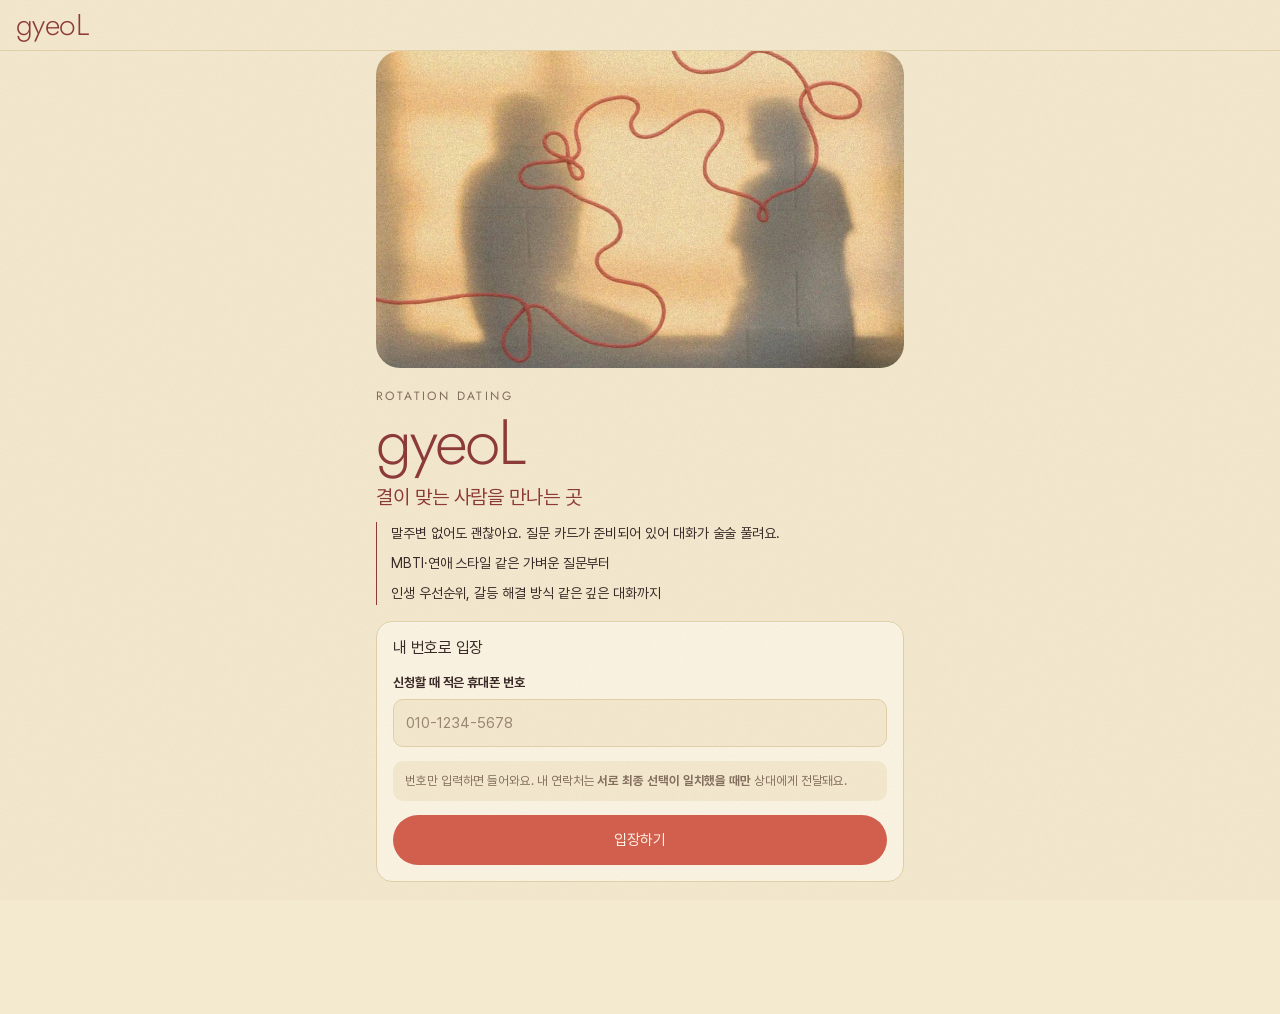
<file: index.html>
<!doctype html>
<html lang="ko">
<head>
  <meta charset="utf-8">
  <meta name="viewport" content="width=device-width,initial-scale=1,viewport-fit=cover">
  <meta name="theme-color" content="#F4EAD0">
  <title>gyeoL</title>
  <link rel="preconnect" href="https://fonts.googleapis.com">
  <link rel="preconnect" href="https://fonts.gstatic.com" crossorigin>
  <link rel="preload" href="assets/fonts/Pretendard-Regular.woff2" as="font" type="font/woff2" crossorigin>
  <link rel="stylesheet" href="https://fonts.googleapis.com/css2?family=Jost:wght@300;400;500&family=Lora:ital,wght@1,500&family=Noto+Serif+KR:wght@600;700&display=swap">
  <link rel="stylesheet" href="css/style.css">
</head>
<body>
  <div id="app"></div>
  <div id="toast" role="status" aria-live="polite"></div>
  <script src="config.js"></script>
  <script src="js/common.js"></script>
  <script src="js/topics.js"></script>
  <script src="js/app.js"></script>
</body>
</html>
</file>
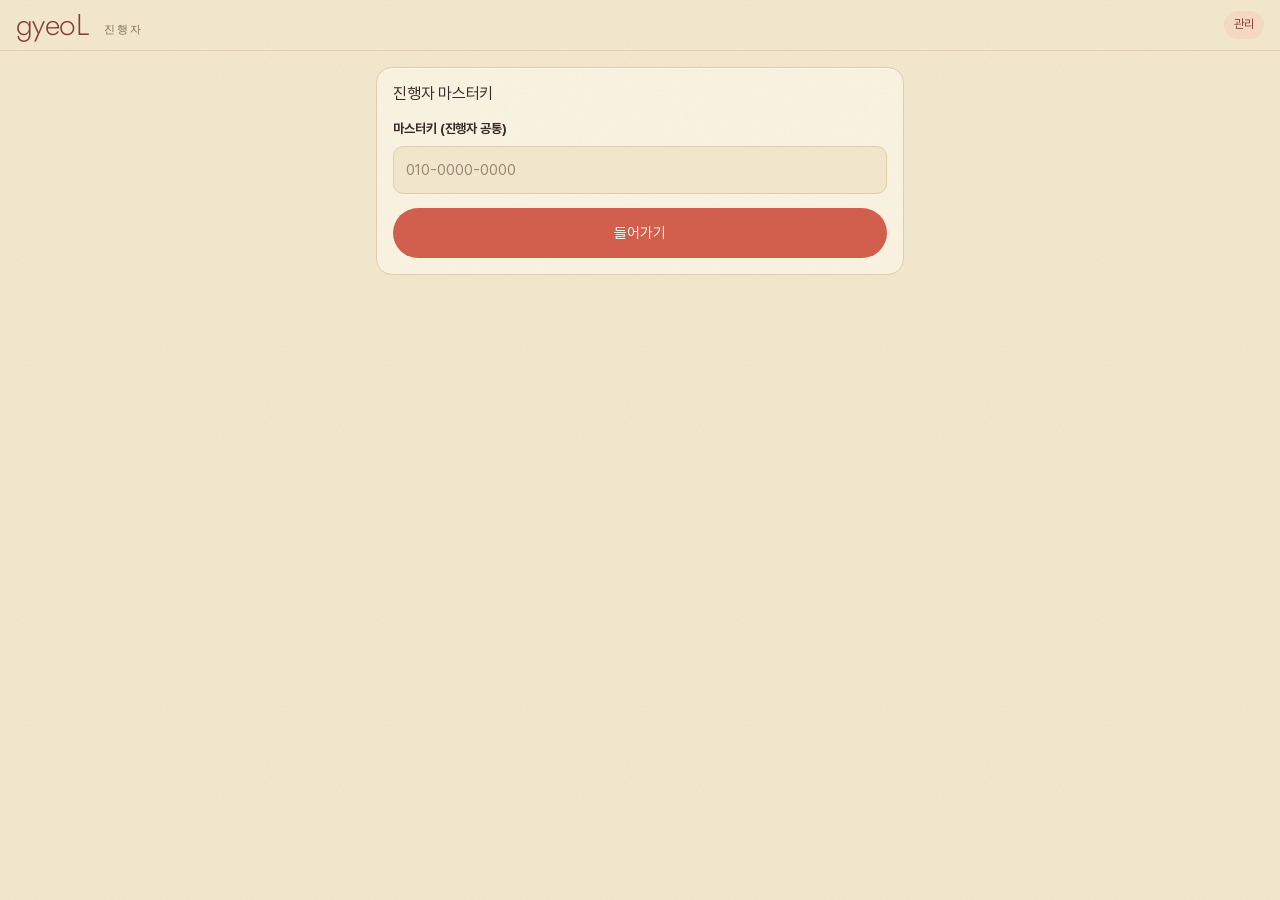
<file: admin.html>
<!doctype html>
<html lang="ko">
<head>
  <meta charset="utf-8">
  <meta name="viewport" content="width=device-width,initial-scale=1,viewport-fit=cover">
  <meta name="robots" content="noindex">
  <title>gyeoL 진행자</title>
  <link rel="preconnect" href="https://fonts.googleapis.com">
  <link rel="preconnect" href="https://fonts.gstatic.com" crossorigin>
  <link rel="preload" href="assets/fonts/Pretendard-Regular.woff2" as="font" type="font/woff2" crossorigin>
  <link rel="stylesheet" href="https://fonts.googleapis.com/css2?family=Jost:wght@300;400;500&family=Lora:ital,wght@1,500&family=Noto+Serif+KR:wght@600;700&display=swap">
  <link rel="stylesheet" href="css/style.css">
</head>
<body>
  <div id="app"></div>
  <div id="toast" role="status" aria-live="polite"></div>
  <script src="config.js"></script>
  <script src="js/vendor/qrcode.min.js"></script>
  <script src="js/common.js"></script>
  <script src="js/roster.js"></script>
  <script src="js/macsms.js"></script>
  <script src="js/admin.js"></script>
</body>
</html>
</file>
<file: css/style.css>
@font-face { font-family: "Pretendard"; font-weight: 400; font-style: normal; font-display: swap; src: url("../assets/fonts/Pretendard-Regular.woff2") format("woff2"); }
@font-face { font-family: "Pretendard"; font-weight: 600; font-style: normal; font-display: swap; src: url("../assets/fonts/Pretendard-SemiBold.woff2") format("woff2"); }
@font-face { font-family: "Pretendard"; font-weight: 700; font-style: normal; font-display: swap; src: url("../assets/fonts/Pretendard-Bold.woff2") format("woff2"); }
@font-face { font-family: "Pretendard"; font-weight: 800; font-style: normal; font-display: swap; src: url("../assets/fonts/Pretendard-ExtraBold.woff2") format("woff2"); }

/* 로테이션 노트 — 참가자 / 진행자 공용 스타일
   레이아웃: 모바일 우선, 하단 탭. 카드는 번호가 가장 크게 보이는 명함 형태. */
/* gyeoL 브랜드: 해질녘 벽에 드리운 그림자, 붉은 실, 부르고뉴 로고 색.
   레이아웃: 모바일 우선, 하단 탭. 카드는 번호가 가장 크게 보이는 명함 형태. */
:root {
  --bg: #f4ead0;
  --surface: #fbf5e4;
  --ink: #3b2a28;
  --muted: #86705f;
  --line: #e3d2aa;
  --accent: #d4604f;
  --accent-ink: #fff8ec;
  --accent-soft: #f6dcc6;
  --brand: #8e3a3b;
  --lime: #c9d58b;
  --ok: #4a7a47;
  --ok-soft: #e0ebc9;
  --warn: #9a5a12;
  --warn-soft: #f6e2b8;
  --shadow: 0 1px 2px rgba(80, 45, 30, .08), 0 10px 28px rgba(120, 70, 40, .12);
  --grain: .07;
  --serif: "Pretendard", "Noto Sans KR", system-ui, sans-serif;   /* 제목·이름·숫자 */
  --sans: "Pretendard", "Noto Sans KR", system-ui, -apple-system, "Apple SD Gothic Neo", "Malgun Gothic", sans-serif;
  color-scheme: light;
}
@media (prefers-color-scheme: dark) {
  :root {
    --bg: #25201e; --surface: #322a27; --ink: #f2e7cd; --muted: #b6a58c; --line: #4b3f38;
    --accent: #e7806d; --accent-ink: #2a120d; --accent-soft: #4a2e27; --brand: #e6a79f; --lime: #c9d58b;
    --ok: #a9cf8a; --ok-soft: #2c3a24; --warn: #efc37a; --warn-soft: #3d2f16;
    --shadow: 0 1px 2px rgba(0, 0, 0, .4), 0 10px 28px rgba(0, 0, 0, .4);
    --grain: .12;
    color-scheme: dark;
  }
}

* { box-sizing: border-box; }
html { -webkit-text-size-adjust: 100%; }
body {
  margin: 0; background: var(--bg); color: var(--ink);
  font: 15px/1.6 var(--sans); -webkit-font-smoothing: antialiased;
  padding-bottom: env(safe-area-inset-bottom, 0px);
}
button, input, textarea, select { font: inherit; color: inherit; }
button { cursor: pointer; }
h1, h2, h3, p { margin: 0; }
h1, h2, h3 { text-wrap: balance; }
:focus-visible { outline: 2px solid var(--accent); outline-offset: 2px; }

.wrap { max-width: 560px; margin: 0 auto; padding: 16px max(16px, env(safe-area-inset-right, 0px)) 112px max(16px, env(safe-area-inset-left, 0px)); display: grid; gap: 16px; }
.wrap.wide { max-width: 1040px; padding-bottom: 48px; }

/* 상단 */
.top { position: sticky; top: 0; z-index: 20; background: var(--bg); border-bottom: 1px solid var(--line);
  padding: calc(10px + env(safe-area-inset-top, 0px)) max(16px, env(safe-area-inset-right, 0px)) 10px max(16px, env(safe-area-inset-left, 0px));
  display: flex; align-items: center; justify-content: space-between; gap: 12px; }
.brand { font: 400 17px/1 var(--serif); letter-spacing: -.01em; }
.top-r { display: flex; align-items: center; gap: 12px; }
.pill { font-size: 12px; font-weight: 700; padding: 4px 10px; border-radius: 999px; background: var(--accent-soft); color: var(--accent); white-space: nowrap; }
.pill.ph-result { background: var(--ok-soft); color: var(--ok); }
.link { background: none; border: 0; padding: 4px; color: var(--muted); font-size: 13px; text-decoration: underline; text-underline-offset: 3px; }
.demo-bar { background: var(--warn-soft); color: var(--warn); font-size: 12.5px; padding: 6px 16px; text-align: center; }
.demo-bar a { color: inherit; font-weight: 700; }

/* 입장 */
.eyebrow { font-size: 12px; font-weight: 700; letter-spacing: .08em; color: var(--accent); text-transform: uppercase; }
.intro h1 { font: 400 26px/1.35 var(--serif); margin: 6px 0 8px; letter-spacing: -.02em; }
.sub { color: var(--muted); }
.seg { display: grid; grid-auto-flow: column; grid-auto-columns: 1fr; gap: 4px; padding: 4px; background: var(--line); border-radius: 12px; }
.seg button, .seg label { border: 0; background: transparent; padding: 9px 8px; border-radius: 9px; font-weight: 500; color: var(--muted); text-align: center; }
.seg button.on, .seg input:checked + span { background: var(--surface); color: var(--ink); font-weight: 700; box-shadow: 0 1px 3px rgba(0,0,0,.12); }
.seg label { padding: 0; cursor: pointer; }
.seg label span { display: block; padding: 9px 8px; border-radius: 9px; }
.seg input { position: absolute; opacity: 0; pointer-events: none; }
.seg input:focus-visible + span { outline: 2px solid var(--accent); }
.seg input:disabled + span { opacity: .6; }

.panel { background: var(--surface); border: 1px solid var(--line); border-radius: 16px; padding: 16px; display: grid; gap: 14px; }
.panel h2 { font: 400 17px/1.3 var(--serif); }
.field { display: grid; gap: 6px; }
.field > label, .field > .lbl { font-size: 13px; font-weight: 700; }
.field small { color: var(--muted); font-size: 12px; }
.grid2 { display: grid; grid-template-columns: 1fr 1fr; gap: 12px; }
.grid2 > * { min-width: 0; }
input[type=text], input[type=tel], input[type=password], input[type=number], textarea {
  width: 100%; border: 1px solid var(--line); background: var(--bg); border-radius: 10px; padding: 11px 12px; min-width: 0;
}
textarea { resize: vertical; min-height: 96px; }
input::placeholder, textarea::placeholder { color: var(--muted); opacity: .8; }

.btn { border: 0; border-radius: 12px; padding: 13px 16px; font-weight: 700; background: var(--accent); color: var(--accent-ink); width: 100%; }
.btn.ghost { background: transparent; color: var(--ink); border: 1px solid var(--line); }
.btn.sm { width: auto; padding: 8px 12px; font-size: 13px; border-radius: 9px; }
.btn.danger { background: transparent; color: #c0392b; border: 1px solid currentColor; }
.btn:disabled { opacity: .5; cursor: default; }
.note { font-size: 12.5px; color: var(--muted); background: var(--bg); border-radius: 10px; padding: 10px 12px; }
.err { color: #c0392b; font-size: 13px; font-weight: 500; }
@media (prefers-color-scheme: dark) { .err, .btn.danger { color: #ff8f83; } }

/* 하단 탭 */
.tabs { position: fixed; left: 0; right: 0; bottom: 0; z-index: 20; background: var(--surface); border-top: 1px solid var(--line);
  display: grid; grid-template-columns: repeat(3, 1fr); padding: 6px max(8px, env(safe-area-inset-right, 0px)) calc(6px + env(safe-area-inset-bottom, 0px)) max(8px, env(safe-area-inset-left, 0px)); }
.tabs button { background: none; border: 0; padding: 8px 4px; color: var(--muted); font-size: 13px; font-weight: 500; display: grid; gap: 2px; justify-items: center; border-radius: 10px; }
.tabs button b { font: 400 16px/1 var(--serif); }
.tabs button.on { color: var(--accent); font-weight: 700; }

/* 프로필 카드 */
.pcard { background: var(--surface); border: 1px solid var(--line); border-radius: 18px; padding: 18px; display: grid; gap: 10px; box-shadow: var(--shadow); position: relative; overflow: hidden; }
.pcard::before { content: ""; position: absolute; inset: 0 0 auto 0; height: 6px; background: var(--accent); }
.pc-top { display: flex; align-items: baseline; gap: 6px; padding-top: 4px; }
.pc-num { font: 400 56px/1 var(--serif); color: var(--accent); letter-spacing: -.03em; }
.pc-unit { font: 400 18px/1 var(--serif); color: var(--accent); }
.pc-g { margin-left: auto; font-size: 12px; color: var(--muted); font-weight: 700; }
.pc-name { font: 400 24px/1.25 var(--serif); letter-spacing: -.01em; }
.pc-meta { color: var(--muted); font-size: 14px; }
.chips { display: flex; flex-wrap: wrap; gap: 6px; }
.chip { font-size: 12.5px; padding: 3px 10px; border-radius: 999px; background: var(--bg); border: 1px solid var(--line); }
.chip.strong { background: var(--accent-soft); border-color: transparent; color: var(--accent); font-weight: 700; }
.pc-intro { font-size: 15.5px; line-height: 1.55; }
.pc-topic { background: var(--bg); border-radius: 12px; padding: 10px 12px; font-size: 14px; }
.pc-topic span { display: block; font-size: 11.5px; font-weight: 700; color: var(--muted); margin-bottom: 2px; }
.pcard.big { padding: 26px 22px; gap: 14px; }
.pcard.big .pc-num { font-size: 92px; }
.pcard.big .pc-name { font-size: 32px; }
.pcard.big .pc-meta, .pcard.big .pc-topic { font-size: 17px; }
.pcard.big .pc-intro { font-size: 19px; }
.pcard.big .chip { font-size: 15px; }

/* 상대 카드 목록 */
.sec-title { display: flex; align-items: baseline; justify-content: space-between; gap: 8px; }
.sec-title h2 { font: 400 19px/1.3 var(--serif); }
.sec-title span { color: var(--muted); font-size: 13px; }
.tiles { display: grid; grid-template-columns: repeat(3, 1fr); gap: 10px; }
.tile { background: var(--surface); border: 1px solid var(--line); border-radius: 14px; padding: 12px 6px 10px; display: grid; gap: 2px; justify-items: center; text-align: center; min-width: 0; }
.tile .n { font: 400 34px/1 var(--serif); color: var(--accent); }
.tile .nm { font-weight: 700; font-size: 14px; max-width: 100%; overflow: hidden; text-overflow: ellipsis; white-space: nowrap; }
.tile .hm { font-size: 13px; letter-spacing: 1px; color: var(--accent); min-height: 20px; }
.tile .hm i { color: var(--line); font-style: normal; }
.tile .mm { font-size: 11px; color: var(--muted); min-height: 16px; }
.tile.m3 { border-color: var(--accent); background: var(--accent-soft); }

/* 시트(상대 카드 + 메모) */
.sheet-back { position: fixed; inset: 0; z-index: 40; background: rgba(10, 8, 20, .5); display: flex; align-items: flex-end; justify-content: center; }
.sheet { width: 100%; max-width: 560px; max-height: 94dvh; overflow-y: auto; background: var(--bg); border-radius: 20px 20px 0 0; padding: 14px max(16px, env(safe-area-inset-right, 0px)) calc(20px + env(safe-area-inset-bottom, 0px)) max(16px, env(safe-area-inset-left, 0px)); display: grid; gap: 14px; }
.sheet-bar { display: flex; align-items: center; justify-content: space-between; gap: 8px; }
.hearts { display: flex; align-items: center; gap: 6px; }
.hearts button { background: none; border: 0; font-size: 30px; line-height: 1; padding: 2px 4px; color: var(--line); }
.hearts button.on { color: var(--accent); }
.hearts .lbl { font-size: 13px; color: var(--muted); margin-left: 6px; }
.sheet-nav { display: grid; grid-template-columns: 1fr 1fr 1fr; gap: 8px; }

/* 최종 선택 */
.quick { display: grid; grid-template-columns: 1fr auto; gap: 8px; }
.rows { display: grid; gap: 8px; }
.row { display: grid; grid-template-columns: 32px 40px 1fr auto; align-items: center; gap: 10px; text-align: left; background: var(--surface); border: 1px solid var(--line); border-radius: 12px; padding: 10px 12px; width: 100%; }
.row .rk { width: 28px; height: 28px; border-radius: 50%; border: 2px solid var(--line); display: grid; place-items: center; font-size: 13px; font-weight: 700; }
.row .rn { font: 400 22px/1 var(--serif); color: var(--accent); text-align: center; }
.row .rm { min-width: 0; }
.row .rm b { display: block; }
.row .rm small { color: var(--muted); display: block; overflow: hidden; text-overflow: ellipsis; white-space: nowrap; }
.row .hm { color: var(--accent); font-size: 13px; letter-spacing: 1px; }
.row.on { border-color: var(--accent); background: var(--accent-soft); }
.row.on .rk { background: var(--accent); border-color: var(--accent); color: var(--accent-ink); }
.q { display: grid; gap: 8px; }
.q > .lbl { font-weight: 700; font-size: 14px; }
.q > .lbl i { color: var(--accent); font-style: normal; margin-left: 2px; }
.opts { display: flex; flex-wrap: wrap; gap: 6px; }
.opt { min-width: 40px; padding: 9px 12px; border: 1px solid var(--line); background: var(--surface); border-radius: 10px; font-weight: 500; }
.opt.on { background: var(--accent); color: var(--accent-ink); border-color: var(--accent); font-weight: 700; }
.opts.nps .opt { min-width: 36px; padding: 9px 0; flex: 1 0 14%; }
.ends { display: flex; justify-content: space-between; font-size: 12px; color: var(--muted); }
.done { background: var(--ok-soft); color: var(--ok); border-radius: 14px; padding: 14px 16px; font-weight: 700; }

/* 결과 */
.res { border: 1px solid var(--line); background: var(--surface); border-radius: 16px; padding: 16px; display: grid; gap: 8px; }
.res.hit { border-color: var(--ok); background: var(--ok-soft); }
.res .who { display: flex; align-items: baseline; gap: 8px; }
.res .who b { font: 400 28px/1 var(--serif); color: var(--accent); }
.res .who span { font: 400 18px/1.2 var(--serif); }
.badge { font-size: 12px; font-weight: 700; padding: 3px 9px; border-radius: 999px; background: var(--line); color: var(--muted); margin-left: auto; }
.res.hit .badge { background: var(--ok); color: var(--bg); }
.phone { font: 400 24px/1.2 var(--serif); letter-spacing: .02em; user-select: all; }
.res .acts { display: flex; gap: 8px; flex-wrap: wrap; }
.res.hit .btn.ghost { border-color: var(--ok); color: var(--ok); }
.res .gentle { color: var(--muted); font-size: 14px; }

/* 보여주기 오버레이 */
.share { position: fixed; inset: 0; z-index: 50; background: var(--bg); display: grid; align-content: center; padding: 16px max(16px, env(safe-area-inset-right, 0px)); }
.share .pcard { max-width: 560px; width: 100%; margin: 0 auto; }
.share .hint { text-align: center; color: var(--muted); font-size: 13px; margin-top: 14px; }

.empty { text-align: center; padding: 36px 8px; color: var(--muted); display: grid; gap: 6px; justify-items: center; }
.empty b { color: var(--ink); font: 400 18px/1.3 var(--serif); }
.empty .big-n { font: 400 64px/1 var(--serif); color: var(--accent); }

#toast { position: fixed; left: 50%; bottom: calc(86px + env(safe-area-inset-bottom, 0px)); transform: translate(-50%, 12px); background: var(--ink); color: var(--bg);
  padding: 10px 16px; border-radius: 999px; font-size: 14px; font-weight: 500; opacity: 0; pointer-events: none; transition: opacity .2s, transform .2s; z-index: 80; max-width: calc(100vw - 32px); text-align: center; }
#toast.show { opacity: 1; transform: translate(-50%, 0); }

/* 진행자 */
.stepper { display: grid; grid-template-columns: repeat(4, 1fr); gap: 8px; }
.step { border: 1px solid var(--line); background: var(--surface); border-radius: 12px; padding: 10px 6px; font-weight: 500; font-size: 13.5px; display: grid; gap: 2px; justify-items: center; min-width: 0; }
.step small { color: var(--muted); font-size: 11px; font-weight: 400; }
.step.on { background: var(--accent); border-color: var(--accent); color: var(--accent-ink); font-weight: 700; }
.step.on small { color: inherit; opacity: .85; }
.step.ask { border-color: var(--accent); color: var(--accent); font-weight: 700; }
.stats { display: grid; grid-template-columns: repeat(auto-fit, minmax(150px, 1fr)); gap: 10px; }
.stat { background: var(--surface); border: 1px solid var(--line); border-radius: 14px; padding: 12px 14px; }
.stat small { color: var(--muted); display: block; font-size: 12.5px; }
.stat b { font: 400 28px/1.2 var(--serif); font-variant-numeric: tabular-nums; }
.stat b em { font: 500 14px var(--sans); color: var(--muted); font-style: normal; }
.tbl-wrap { overflow-x: auto; border: 1px solid var(--line); border-radius: 14px; background: var(--surface); }
table { border-collapse: collapse; width: 100%; font-size: 14px; }
th, td { padding: 9px 12px; text-align: left; border-bottom: 1px solid var(--line); white-space: nowrap; }
th { font-size: 12px; color: var(--muted); font-weight: 700; background: var(--bg); }
tr:last-child td { border-bottom: 0; }
td.num, th.num { text-align: right; font-variant-numeric: tabular-nums; }
.tag { font-size: 12px; font-weight: 700; padding: 2px 8px; border-radius: 999px; }
.tag.y { background: var(--ok-soft); color: var(--ok); }
.tag.n { background: var(--warn-soft); color: var(--warn); }
.two { display: grid; grid-template-columns: 1fr 1fr; gap: 16px; align-items: start; }
@media (max-width: 760px) { .two { grid-template-columns: 1fr; } .stepper { grid-template-columns: 1fr 1fr; } }
.qstat { display: grid; gap: 8px; }
.qstat h3 { font-size: 14px; font-weight: 700; }
.qstat .big { font: 400 30px/1 var(--serif); font-variant-numeric: tabular-nums; }
.qstat .big em { font: 500 13px var(--sans); color: var(--muted); font-style: normal; margin-left: 6px; }
.bar { display: grid; grid-template-columns: 88px 1fr 30px; gap: 8px; align-items: center; font-size: 12.5px; }
.bar > div { height: 10px; border-radius: 5px; background: var(--line); overflow: hidden; }
.bar > div i { display: block; height: 100%; background: var(--accent); border-radius: 5px; }
.bar span:last-child { text-align: right; font-variant-numeric: tabular-nums; color: var(--muted); }
.texts { margin: 0; padding: 0; list-style: none; display: grid; gap: 6px; max-height: 220px; overflow-y: auto; }
.texts li { background: var(--bg); border-radius: 10px; padding: 8px 10px; font-size: 14px; }
.toolbar { display: flex; gap: 8px; flex-wrap: wrap; align-items: center; justify-content: space-between; }
.toolbar > div { display: flex; gap: 8px; flex-wrap: wrap; }

@media (prefers-reduced-motion: reduce) { #toast { transition: none; } }

/* 대화 카드 */
.deck { display: grid; grid-template-columns: repeat(2, 1fr); gap: 12px; }
.flip { perspective: 900px; background: none; border: 0; padding: 0; aspect-ratio: 3 / 4; min-width: 0; -webkit-tap-highlight-color: transparent; }
.fi { position: relative; display: block; width: 100%; height: 100%; transition: transform .6s cubic-bezier(.3, .7, .2, 1); transform-style: preserve-3d; }
.flip.on .fi { transform: rotateY(180deg); }
.ff, .fb { position: absolute; inset: 0; backface-visibility: hidden; -webkit-backface-visibility: hidden; border-radius: 16px; display: flex; flex-direction: column; align-items: center; justify-content: center; gap: 8px; padding: 14px; text-align: center; }
.ff { background: var(--accent); color: var(--accent-ink); box-shadow: inset 0 0 0 6px var(--accent), inset 0 0 0 7px rgba(255, 255, 255, .45); }
.ff b { font: 400 20px/1.2 var(--serif); }
.ff i { font-style: normal; font-size: 12px; opacity: .85; }
.deck-deep .ff { background: var(--ink); color: var(--bg); box-shadow: inset 0 0 0 6px var(--ink), inset 0 0 0 7px rgba(128, 128, 128, .6); }
.fb { transform: rotateY(180deg); background: var(--surface); border: 1px solid var(--line); box-shadow: var(--shadow); }
.fb small { font-size: 11.5px; font-weight: 700; color: var(--accent); letter-spacing: .04em; }
.fb p { font: 400 16px/1.5 var(--serif); text-wrap: balance; word-break: keep-all; }
@media (prefers-reduced-motion: reduce) { .fi { transition: none; } }
.tabs { grid-template-columns: repeat(5, 1fr); }

/* ───── gyeoL 브랜드 레이어 ───── */
body::after { content: ""; position: fixed; inset: 0; z-index: 90; pointer-events: none; opacity: var(--grain); mix-blend-mode: multiply;
  background-image: url("data:image/svg+xml,%3Csvg xmlns='http://www.w3.org/2000/svg' width='180' height='180'%3E%3Cfilter id='n'%3E%3CfeTurbulence type='fractalNoise' baseFrequency='.9' numOctaves='2' stitchTiles='stitch'/%3E%3CfeColorMatrix values='0 0 0 0 .35 0 0 0 0 .22 0 0 0 0 .12 0 0 0 .9 0'/%3E%3C/filter%3E%3Crect width='180' height='180' filter='url(%23n)'/%3E%3C/svg%3E"); }
@media (prefers-color-scheme: dark) { body::after { mix-blend-mode: screen; } }
body { font-weight: 400; letter-spacing: -.005em; }
h1, h2, h3 { letter-spacing: -.015em; }

/* 로고타입 */
.brand { font: 300 30px/1 "Jost", sans-serif; color: var(--brand); letter-spacing: -.02em; }
.brand small { font: 400 10.5px/1 "Jost", sans-serif; letter-spacing: .16em; text-transform: uppercase; color: var(--muted); margin-left: 8px; vertical-align: 2px; }
.top { background: color-mix(in srgb, var(--bg) 88%, transparent); backdrop-filter: blur(8px); -webkit-backdrop-filter: blur(8px); }
.pill { background: var(--accent-soft); color: var(--brand); font-weight: 500; }

/* 숫자는 가늘게 */
.pc-num, .tile .n, .row .rn, .res .who b, .stat b, .qstat .big, .tabs button b, .empty .big-n { font-weight: 300; }
.pc-num { letter-spacing: -.04em; }
.pc-name, .panel h2, .sec-title h2, .empty b, .res .who span { font-weight: 500; font-family: var(--sans); }
.sec-title h2 { font-size: 18px; }
.panel h2 { font-size: 16px; }
.tabs button b { font-size: 18px; }
.btn { font-weight: 500; letter-spacing: .01em; border-radius: 999px; }
.btn.sm { border-radius: 999px; }
.seg { border-radius: 999px; }
.seg button, .seg label span { border-radius: 999px; }
.panel, .res { box-shadow: 0 1px 0 rgba(255,255,255,.4) inset; }

/* 카드 상단: 붉은 실 */
.pcard::before { height: 16px; background: url("data:image/svg+xml,%3Csvg xmlns='http://www.w3.org/2000/svg' width='64' height='16' viewBox='0 0 64 16'%3E%3Cpath d='M0 8C10 0 22 16 32 8S54 0 64 8' fill='none' stroke='%23d4604f' stroke-width='2.2' stroke-linecap='round'/%3E%3C/svg%3E") repeat-x left center / 64px 16px; }
.pc-top { padding-top: 10px; }
.pcard { background: var(--surface); }
.chip.strong { color: var(--brand); }

/* 입장 화면 히어로 */
.hero { margin: 0 calc(-1 * max(16px, env(safe-area-inset-left, 0px))); position: relative; }
.hero img { display: block; width: 100%; height: auto; aspect-ratio: 5 / 3; object-fit: cover; border-radius: 0 0 28px 28px; max-width: 100%; }
@media (min-width: 600px) { .hero { margin: 0; } .hero img { border-radius: 24px; } }
.hero-copy { display: grid; gap: 10px; padding-top: 6px; }
.logo-xl { font: 300 64px/.95 "Jost", sans-serif; color: var(--brand); letter-spacing: -.035em; }
.tagline { font: 300 20px/1.45 var(--sans); color: var(--brand); }
.eyebrow { color: var(--muted); font: 400 12px/1 "Jost", sans-serif; letter-spacing: .2em; }
.promo { display: grid; gap: 8px; margin: 0; padding: 0 0 0 14px; list-style: none; border-left: 1px solid var(--brand); font-size: 14px; color: var(--ink); }
.promo li b { font-weight: 500; }
.wrap.auth-wrap { padding-top: 0; }

/* 대화 카드 앞면 */
.ff { box-shadow: inset 0 0 0 7px var(--accent), inset 0 0 0 8px rgba(255, 248, 236, .5); }
.ff b { font: 300 22px/1.2 var(--sans); letter-spacing: .02em; }
.ff i { font: 400 11px/1 "Jost", sans-serif; letter-spacing: .14em; text-transform: uppercase; }
.deck-deep .ff { background: #4a2f2c; color: #f2e7cd; box-shadow: inset 0 0 0 7px #4a2f2c, inset 0 0 0 8px rgba(242, 231, 205, .35); }
.fb p { font: 500 16px/1.55 var(--sans); }

/* 하단 "Rotation Dating" 라임 포인트 */
.demo-bar { font-family: var(--sans); }
.share { background: var(--bg); }

/* 대화 카드 뒷면: 실물 카드(PDF)와 같은 구성 */
.fb { justify-content: space-between; align-items: stretch; gap: 0; padding: 11px 11px 0; text-align: center; background: var(--surface); }
.fb-top { display: flex; justify-content: space-between; align-items: baseline; gap: 6px; }
.fb-top small { font: 500 10.5px/1.2 var(--sans); color: var(--muted); letter-spacing: 0; }
.deck-deep .fb-top small { color: var(--accent); font-weight: 700; }
.fb-top em { font: 400 11px/1 "Noto Serif KR", serif; font-style: normal; color: var(--muted); }
.fb p { flex: 1; display: grid; place-items: center; font: 700 15.5px/1.6 "Noto Serif KR", var(--sans); word-break: keep-all; text-wrap: balance; padding: 0 2px; }
.fb-foot { display: grid; gap: 6px; justify-items: center; padding-bottom: 9px; }
.fb-foot .wave { display: block; width: calc(100% + 22px); margin: 0 -11px; height: 8px; background: url("data:image/svg+xml,%3Csvg xmlns='http://www.w3.org/2000/svg' width='100' height='8' viewBox='0 0 100 8' preserveAspectRatio='none'%3E%3Cpath d='M0 4C20 0 30 8 50 4S80 0 100 4' fill='none' stroke='%23d9d4cc' stroke-width='1.2'/%3E%3C/svg%3E") center / 100% 100% no-repeat; }
.deck-deep .fb-foot .wave { background-image: url("data:image/svg+xml,%3Csvg xmlns='http://www.w3.org/2000/svg' width='100' height='8' viewBox='0 0 100 8' preserveAspectRatio='none'%3E%3Cpath d='M0 4C20 0 30 8 50 4S80 0 100 4' fill='none' stroke='%23c0345f' stroke-width='2.2'/%3E%3C/svg%3E"); }
.fb-foot .gl { font: italic 500 15px/1 "Lora", "Noto Serif KR", serif; color: var(--ink); }
.fb-foot .gl u { text-decoration: none; color: #c0345f; }

/* 대화 카드 앞면(뒤집기 전): 덱 색 구분 — 깊은 질문=빨강, 가벼운 질문=연한 라임 */
:root { --deck-light: #dfe6b8; --deck-light-ink: #4a5028; --deck-deep: #c2394a; --deck-deep-ink: #fff4ec; }
@media (prefers-color-scheme: dark) { :root { --deck-light: #c9d58b; --deck-light-ink: #2e3315; --deck-deep: #d9505f; --deck-deep-ink: #fff4ec; } }
.deck-light .ff { background: var(--deck-light); color: var(--deck-light-ink); box-shadow: inset 0 0 0 7px var(--deck-light), inset 0 0 0 8px color-mix(in srgb, var(--deck-light-ink) 40%, transparent); }
.deck-deep .ff { background: var(--deck-deep); color: var(--deck-deep-ink); box-shadow: inset 0 0 0 7px var(--deck-deep), inset 0 0 0 8px rgba(255, 244, 236, .5); }
.deck-deep .fb-top small { color: var(--deck-deep); }
.seg .dot { display: inline-block; width: 9px; height: 9px; border-radius: 50%; margin-right: 7px; vertical-align: 0; }
.dot-light { background: var(--deck-light); box-shadow: 0 0 0 1px color-mix(in srgb, var(--deck-light-ink) 35%, transparent); }
.dot-deep { background: var(--deck-deep); }

/* ───── 대화 카드 덱 ───── */
.stackwrap { display: grid; justify-items: center; gap: 16px; padding: 6px 0 22px; }
.stack { position: relative; width: min(250px, 66vw); aspect-ratio: 3 / 4; margin-bottom: 10px; }
.stack .layer, .stack .flip { position: absolute; inset: 0; width: 100%; height: 100%; }
.stack .flip { aspect-ratio: auto; z-index: 5; transition: transform .34s ease, opacity .34s ease; }
.layer { border-radius: 16px; background: var(--deck-light); box-shadow: 0 2px 6px rgba(60, 35, 20, .18), inset 0 0 0 1px rgba(0, 0, 0, .06); }
.deck-deep .layer { background: var(--deck-deep); }
.layer.l1 { transform: translate(5px, 6px) rotate(1.6deg); z-index: 4; }
.layer.l2 { transform: translate(-4px, 11px) rotate(-2deg); z-index: 3; }
.layer.l3 { transform: translate(7px, 16px) rotate(2.6deg); z-index: 2; }
.layer.l4 { transform: translate(-6px, 21px) rotate(-3deg); z-index: 1; }
.stack .flip.out { transform: translate(0, -46px) rotate(7deg); opacity: 0; pointer-events: none; }
.stack .flip.deal { animation: deal .38s ease both; }
@keyframes deal { from { transform: translateY(10px) scale(.96); opacity: .55; } to { transform: none; opacity: 1; } }
.stackwrap .hint { color: var(--muted); font-size: 13px; margin-top: 14px; }
.ff-logo { position: absolute; bottom: 14px; font: 300 17px/1 "Jost", sans-serif; letter-spacing: -.02em; opacity: .85; }
.stack .fb p { font-size: 17px; }
.stack .fb-top small { font-size: 11px; }
.hist { display: grid; gap: 8px; }
.hist h3 { font-size: 13px; font-weight: 700; color: var(--muted); }
.hist h3 span { font-weight: 400; margin-left: 4px; }
.hist ol { list-style: none; margin: 0; padding: 0; display: grid; gap: 6px; }
.hist li { display: flex; gap: 10px; background: var(--surface); border: 1px solid var(--line); border-radius: 12px; padding: 9px 12px; font-size: 14px; }
.hist li em { font: 300 14px/1.6 "Jost", sans-serif; font-style: normal; color: var(--accent); min-width: 20px; }

/* ───── 하단 탭 아이콘 ───── */
.tabs button { position: relative; gap: 3px; font-size: 12px; }
.tabs .ico { display: grid; place-items: center; width: 40px; height: 28px; border-radius: 999px; transition: background .2s; }
.tabs .ico svg { width: 23px; height: 23px; fill: none; stroke: currentColor; stroke-width: 1.5; stroke-linecap: round; stroke-linejoin: round; }
.tabs button.on .ico { background: var(--accent-soft); }
.tabs .bdg { position: absolute; top: 0; left: calc(50% + 6px); min-width: 17px; height: 17px; padding: 0 4px; border-radius: 9px; background: var(--accent); color: var(--accent-ink); font: 500 10.5px/17px "Jost", sans-serif; font-style: normal; text-align: center; }
@media (prefers-reduced-motion: reduce) { .stack .flip, .stack .flip.deal { transition: none; animation: none; } }

/* ───── 카드 앞면: 문양 ───── */
.stackwrap.deck-deep { --ground: #a52638; --orn: #f2dca6; --orn2: rgba(242, 220, 166, .38); --thread: #f6e4b6; }
.stackwrap.deck-light { --ground: #e4e9c1; --orn: #69753a; --orn2: rgba(105, 117, 58, .34); --thread: #d4604f; }
@media (prefers-color-scheme: dark) { .stackwrap.deck-light { --ground: #cbd68f; --orn: #3c4519; --orn2: rgba(60, 69, 25, .38); } }
.stackwrap .ff { display: block; padding: 0; background: var(--ground); box-shadow: none; overflow: hidden; border-radius: 16px; }
.ff svg.back { display: block; width: 100%; height: 100%; }
.back .s1, .back .s2, .back .p1 { fill: none; }
.back .s1 { stroke: var(--orn); stroke-width: 1.4; }
.back .s2 { stroke: var(--orn2); stroke-width: .9; }
.back .p1 { stroke: var(--orn2); stroke-width: .7; }
.back .pf { fill: var(--orn2); }
.back .f1 { fill: var(--orn); }
.back .g { fill: var(--ground); }
.back .thread { fill: none; stroke: var(--thread); stroke-width: 2.6; stroke-linecap: round; stroke-linejoin: round; }
.back .t-logo { font: 300 32px "Jost", sans-serif; letter-spacing: -.02em; fill: var(--orn); }
.back .t-sub { font: 400 7px "Jost", sans-serif; letter-spacing: 2.2px; fill: var(--orn); opacity: .85; }
.back .t-label { font: 500 12.5px "Noto Sans KR", sans-serif; letter-spacing: .06em; fill: var(--orn); }
.stackwrap .layer { background: var(--ground); }
.stackwrap .layer::after { content: ""; position: absolute; inset: 7px; border: 1px solid var(--orn2); border-radius: 10px; }

/* 설문 */
.qno { font: 400 13px/1 "Jost", sans-serif; color: var(--accent); margin-right: 8px; letter-spacing: .04em; }
.q > .lbl { font-weight: 500; line-height: 1.5; }
.mx-row { display: grid; gap: 6px; padding: 8px 0 2px; }
.mx-row > span { font-size: 13px; color: var(--muted); }
.opt.chk { border-radius: 999px; padding: 8px 14px; }
.opts.choice .opt, .opts.scale .opt { border-radius: 999px; }

/* 카드: 대학·학과, 취미 */
.pc-school { display: grid; gap: 1px; }
.pc-school b { font: 500 16px/1.4 var(--sans); }
.pc-school span { color: var(--muted); font-size: 14px; }
.pc-hobby { display: grid; gap: 6px; }
.pc-hobby > span { font: 400 10.5px/1 "Jost", sans-serif; letter-spacing: .18em; color: var(--muted); }
.pcard.big .pc-school b { font-size: 21px; }
.pcard.big .pc-school span, .pcard.big .pc-meta { font-size: 17px; }
.pcard.big .pc-hobby > span { font-size: 12px; }

/* 진행자: 명단 가져오기, QR */
details.panel > summary { cursor: pointer; list-style: none; }
details.panel > summary::-webkit-details-marker { display: none; }
details.panel > summary h2::before { content: "▸"; display: inline-block; margin-right: 8px; color: var(--accent); transition: transform .15s; }
details.panel[open] > summary h2::before { transform: rotate(90deg); }
details.panel > summary h2 .sub { font: 400 12.5px var(--sans); margin-left: 6px; }
details.panel[open] > summary { margin-bottom: 4px; }
.how { margin: 0; padding-left: 20px; font-size: 13.5px; color: var(--muted); display: grid; gap: 2px; }
.impin { display: grid; gap: 8px; }
.impin input[type=file] { font-size: 13.5px; }
.mapgrid { display: grid; grid-template-columns: repeat(auto-fill, minmax(210px, 1fr)); gap: 10px; }
.mp { display: grid; gap: 4px; font-size: 12.5px; font-weight: 700; min-width: 0; }
.mp select { border: 1px solid var(--line); background: var(--bg); border-radius: 10px; padding: 8px 10px; font-weight: 400; width: 100%; min-width: 0; }
.filters { display: flex; gap: 14px; flex-wrap: wrap; align-items: end; }
.ck { display: flex; gap: 6px; align-items: center; font-size: 13.5px; }
.sum { font-size: 15px; }
.numin { width: 64px; text-align: right; border: 1px solid var(--line); background: var(--bg); border-radius: 8px; padding: 4px 8px; font-variant-numeric: tabular-nums; }
.qrbox { display: flex; gap: 18px; align-items: center; flex-wrap: wrap; }
.qr { background: #fff; padding: 10px; border-radius: 12px; min-width: 168px; min-height: 168px; display: grid; place-items: center; color: #333; }
.qr img, .qr canvas { display: block; }
.qrinfo { display: grid; gap: 8px; justify-items: start; min-width: 0; flex: 1; }
.url { font: 500 14px/1.4 "Jost", var(--sans); word-break: break-all; }
.rounds { display: grid; gap: 10px; }

/* 진행자: 회차 선택 바 */
.roundbar { display: flex; gap: 8px; overflow-x: auto; padding: 10px max(16px, env(safe-area-inset-left, 0px)); max-width: 1040px; margin: 0 auto; -webkit-overflow-scrolling: touch; scrollbar-width: none; }
.roundbar::-webkit-scrollbar { display: none; }
.rchip { flex: 0 0 auto; display: grid; gap: 1px; text-align: left; border: 1px solid var(--line); background: var(--surface); border-radius: 14px; padding: 8px 14px; min-width: 112px; }
.rchip b { font-weight: 700; font-size: 15px; }
.rchip small { color: var(--muted); font-size: 11.5px; }
.rchip.on { border-color: var(--accent); background: var(--accent-soft); }
.rchip.on b { color: var(--brand); }

/* 진행자: 컴팩트 참가자 목록 */
.plist { background: var(--surface); border: 1px solid var(--line); border-radius: 14px; overflow: hidden; }
.phead, .pmain { display: grid; grid-template-columns: 34px minmax(0, 1fr) 30px auto 36px; gap: 8px; align-items: center; }
.phead { padding: 8px 8px 8px 12px; font-size: 11.5px; font-weight: 700; color: var(--muted); background: var(--bg); border-bottom: 1px solid var(--line); }
.prow { border-bottom: 1px solid var(--line); }
.prow:last-child { border-bottom: 0; }
.pmain { padding: 4px 4px 4px 12px; min-height: 44px; }
.pn { font: 300 20px/1 "Jost", sans-serif; color: var(--accent); font-variant-numeric: tabular-nums; }
.phead .pn { font: 700 11.5px/1 var(--sans); color: var(--muted); }
.pnm { font-weight: 500; overflow: hidden; text-overflow: ellipsis; white-space: nowrap; }
.pg { font-size: 11.5px; font-weight: 700; text-align: center; border-radius: 999px; padding: 1px 0; background: var(--line); }
.pg.g-F { background: var(--accent-soft); color: var(--brand); }
.pph { font: 400 13px/1 "Jost", var(--sans); font-variant-numeric: tabular-nums; color: var(--muted); letter-spacing: .01em; }
.ptog { width: 36px; height: 36px; border: 0; background: none; border-radius: 50%; display: grid; place-items: center; color: var(--muted); }
.ptog svg { width: 20px; height: 20px; fill: none; stroke: currentColor; stroke-width: 1.8; stroke-linecap: round; stroke-linejoin: round; transition: transform .18s; }
.prow.open .ptog svg { transform: rotate(180deg); }
.prow.open { background: color-mix(in srgb, var(--accent-soft) 35%, var(--surface)); }
.pdet { margin: 0; padding: 4px 14px 12px 46px; display: grid; gap: 6px; }
.pdet > div { display: grid; grid-template-columns: 74px minmax(0, 1fr); gap: 8px; font-size: 13.5px; align-items: start; }
.pdet dt { color: var(--muted); font-size: 12px; font-weight: 700; padding-top: 1px; }
.pdet dd { margin: 0; overflow-wrap: anywhere; }
.pdet .pact { display: flex; align-items: center; justify-content: space-between; grid-template-columns: none; margin-top: 4px; }
.pact label { display: flex; align-items: center; gap: 8px; font-size: 12px; font-weight: 700; color: var(--muted); }
@media (max-width: 420px) { .pph { font-size: 12px; } .phead, .pmain { gap: 6px; } }
.pact label { white-space: nowrap; }
.pact input.numin { width: 76px; flex: none; }

/* ───── 탭 설명 ───── */
.howto { border-left: 2px solid var(--accent); padding: 2px 0 2px 12px; display: grid; gap: 3px; }
.howto b { color: var(--brand); font-size: 13px; font-weight: 700; letter-spacing: .02em; }
.howto p { margin: 0; font-size: 13px; line-height: 1.65; color: var(--muted); }
.howto p b { color: var(--ink); font-size: inherit; letter-spacing: 0; }

/* ───── 내 프로필 카드 ───── */
.idcard { position: relative; overflow: hidden; isolation: isolate; background: var(--surface); border: 1px solid var(--line); border-radius: 22px; padding: 0 0 20px; box-shadow: var(--shadow); }
.idcard::after { content: ""; position: absolute; inset: 7px; border: 1px solid color-mix(in srgb, var(--accent) 22%, transparent); border-radius: 16px; pointer-events: none; }
.id-thread { height: 18px; background: url("data:image/svg+xml,%3Csvg xmlns='http://www.w3.org/2000/svg' width='64' height='16' viewBox='0 0 64 16'%3E%3Cpath d='M0 8C10 0 22 16 32 8S54 0 64 8' fill='none' stroke='%23d4604f' stroke-width='2.2' stroke-linecap='round'/%3E%3C/svg%3E") repeat-x left center / 64px 16px; margin-top: 4px; }
.id-top { display: flex; justify-content: space-between; align-items: baseline; padding: 12px 26px 0; }
.id-brand { font: 300 22px/1 "Jost", sans-serif; color: var(--brand); letter-spacing: -.02em; }
.id-round { font: 500 12px/1 var(--sans); color: var(--muted); letter-spacing: .06em; }
.id-no { display: flex; align-items: baseline; gap: 6px; padding: 10px 26px 0; color: var(--accent); }
.id-g, .id-u { font: 500 21px/1 var(--sans); }
.id-n { font: 300 92px/.9 "Jost", sans-serif; letter-spacing: -.04em; font-variant-numeric: tabular-nums; }
.id-name { font: 500 28px/1.25 var(--sans); letter-spacing: -.01em; padding: 6px 26px 0; }
.id-grid { margin: 18px 20px 0; display: grid; grid-template-columns: 1fr 1fr; gap: 1px; background: var(--line); border: 1px solid var(--line); border-radius: 14px; overflow: hidden; position: relative; z-index: 1; }
.cell { background: var(--surface); padding: 12px 14px 13px; display: grid; gap: 5px; min-width: 0; align-content: start; }
.cell.wide { grid-column: 1 / -1; }
.cell dt { font: 500 11px/1 var(--sans); letter-spacing: .12em; color: var(--muted); }
.cell dd { margin: 0; font: 500 17px/1.4 var(--sans); overflow-wrap: anywhere; }
.cell .nil { color: var(--muted); opacity: .5; }
.cell .chips { gap: 6px; }
.id-foot { text-align: center; font: 400 10px/1 "Jost", sans-serif; letter-spacing: .32em; color: var(--muted); margin-top: 18px; position: relative; z-index: 1; }
.id-mark { position: absolute; right: -10px; bottom: 0; font: 300 130px/1 "Jost", sans-serif; letter-spacing: -.04em; color: var(--accent); opacity: .07; transform: rotate(-8deg); pointer-events: none; z-index: -1; }

/* ───── 메모장 ───── */
.memos { display: grid; gap: 10px; }
.mrow { display: grid; grid-template-columns: 46px minmax(0, 1fr); gap: 8px; background: var(--surface); border: 1px solid var(--line); border-radius: 14px; padding: 10px 12px 10px 6px; }
.mnum { display: grid; justify-items: center; align-content: start; gap: 2px; padding-top: 6px; }
.mnum b { font: 300 34px/1 "Jost", sans-serif; color: var(--accent); }
.mnum small { font-size: 11px; color: var(--muted); }
.mbody { display: grid; gap: 4px; min-width: 0; }
.mbody textarea { min-height: 62px; }
.hearts.sm { gap: 2px; }
.hearts.sm button { font-size: 22px; padding: 0 3px; }
.hearts.sm .lbl { font-size: 12px; margin-left: 6px; }

/* ───── 최종 선택 입력 ───── */
.pkfield { display: grid; grid-template-columns: 58px minmax(0, 1fr); align-items: center; gap: 10px; }
.pkfield label { font-weight: 700; font-size: 14px; color: var(--brand); }
.resultbar { display: flex; gap: 12px; align-items: center; flex-wrap: wrap; }
.resultbar .btn { margin-left: auto; }

/* 로고 버튼: 누르면 홈(내 프로필) */
button.brand { background: none; border: 0; padding: 4px 0; cursor: pointer; -webkit-tap-highlight-color: transparent; }
.row.warn { border-color: var(--warn); background: var(--warn-soft); }
.row.warn .rn { color: var(--warn); }
.row.warn .rk { background: var(--warn); border-color: var(--warn); color: var(--bg); }
.row .rm small { white-space: normal; }

/* 진행자: 참가자 추가, 최종 선택 현황 */
.addgrid { display: grid; grid-template-columns: repeat(auto-fill, minmax(210px, 1fr)); gap: 10px 12px; align-items: end; }
.addgrid .mp input[type=text], .addgrid .mp input[type=tel], .addgrid .mp input[type=number] { width: 100%; }
.addact { grid-column: 1 / -1; display: flex; gap: 8px; flex-wrap: wrap; }
.addact .btn { width: auto; padding-left: 22px; padding-right: 22px; }
.pickmain, .pickhead { grid-template-columns: 34px minmax(0, 1fr) 30px minmax(70px, auto) 36px; }
.psum { display: flex; gap: 4px; justify-content: flex-end; flex-wrap: wrap; }
.pk { display: inline-grid; place-items: center; min-width: 24px; height: 24px; padding: 0 6px; border-radius: 12px; background: var(--line); font: 500 13px/1 "Jost", var(--sans); font-variant-numeric: tabular-nums; }
.pk.mu { background: var(--accent); color: var(--accent-ink); }
.pk.bad { background: var(--warn-soft); color: var(--warn); border: 1px solid var(--warn); font-weight: 700; }
.badtxt { color: var(--warn); }
.pickedit { padding-left: 14px; }
.pickedit .pks { display: grid; grid-template-columns: 56px minmax(0, 1fr); gap: 8px; align-items: center; font-size: 13px; }
.pickedit .pks span { color: var(--muted); font-weight: 700; font-size: 12px; }
.pickedit select { border: 1px solid var(--line); background: var(--bg); border-radius: 10px; padding: 8px 10px; width: 100%; min-width: 0; }
.warnnote { margin: 0; font-size: 12.5px; color: var(--warn); background: var(--warn-soft); border-radius: 10px; padding: 8px 10px; }
.pbtns { display: flex; gap: 14px; }
.qrbtns { display: flex; gap: 8px; flex-wrap: wrap; }

/* 진행자: 하단 탭, 날짜 칩 */
.admin-main { padding-bottom: 120px; }
.tabs button:disabled { opacity: .4; }
.rtag { font: 500 10.5px/1 var(--sans); font-style: normal; padding: 2px 6px; border-radius: 999px; margin-left: 4px; vertical-align: 1px; background: var(--line); color: var(--muted); }
.rtag.t-예정 { background: var(--ok-soft); color: var(--ok); }
.rtag.t-오늘 { background: var(--accent); color: var(--accent-ink); }
.rchip { min-width: 124px; }
.typed { list-style: none; margin: 0 0 6px; padding: 0; display: grid; gap: 4px; font-size: 13px; }
.typed li { overflow-wrap: anywhere; }
.typed .typed-h { font: 700 12px var(--sans); color: var(--muted); }
.pk.bad { max-width: 100%; }

/* 진행자: 날짜 드롭다운 */
.roundsel { display: flex; align-items: center; gap: 10px; max-width: 1040px; margin: 0 auto; padding: 10px max(16px, env(safe-area-inset-left, 0px)); }
.roundsel label { font-size: 13px; font-weight: 700; color: var(--muted); flex: none; }
.roundsel select { flex: 1; min-width: 0; border: 1px solid var(--accent); background: var(--surface); border-radius: 12px; padding: 10px 12px; font: 500 15px var(--sans); color: var(--ink); }
.roundsel .rtag { flex: none; margin: 0; }

.stats.s3 { grid-template-columns: repeat(3, 1fr); gap: 8px; }
.stats.s3 .stat { padding: 10px 12px; }
.stats.s3 .stat small { font-size: 11.5px; line-height: 1.3; }
.stats.s3 .stat b { font-size: 24px; }
.stats.s3 .stat b em { font-size: 12px; }


/* 하단 탭: 글자가 위, 아이콘이 아래. 글자·아이콘을 키웠다. */
.tabs { padding-top: 8px; }
.tabs button { display: flex; flex-direction: column-reverse; align-items: center; justify-content: center; gap: 5px; padding: 6px 2px; font-size: 15px; letter-spacing: -.01em; line-height: 1.2; }
.tabs .ico { width: 56px; height: 36px; }
.tabs .ico svg { width: 29px; height: 29px; stroke-width: 1.5; }
.tabs .bdg { top: 0; left: calc(50% + 14px); }
.wrap { padding-bottom: 132px; }
.admin-main { padding-bottom: 136px; }
#toast { bottom: calc(112px + env(safe-area-inset-bottom, 0px)); }

/* 신청자 대기 명단 */
.pmain.apmain { grid-template-columns: 30px minmax(0, 1fr) 30px auto 36px; }
.apck { display: grid; place-items: center; width: 30px; height: 40px; cursor: pointer; }
.apck input { width: 20px; height: 20px; accent-color: var(--accent); }
.prow.done .pnm, .prow.done .pg { opacity: .6; }
.toolbar-l { display: flex; gap: 8px; flex-wrap: wrap; }
.admin-main ~ .tabs { grid-template-columns: repeat(5, 1fr); }
.admin-main ~ .tabs button { font-size: 12px; }
#ap-target { width: 100%; }
.apmain .pnm { text-align: left; }

/* 유료 서비스 */
.votes { font-size: 18px; margin: 4px 0; }
.votes b { font: 300 30px/1 "Jost", sans-serif; color: var(--accent); }
.payinfo { background: var(--bg); border: 1px dashed var(--line); border-radius: 10px; padding: 10px 12px; font-weight: 600; word-break: keep-all; }
.payform { border-color: var(--accent); }
.paidrow { display: flex; flex-wrap: wrap; align-items: center; justify-content: space-between; gap: 8px; }
.paidrow .pbtns { display: flex; align-items: center; gap: 8px; }
.rows .row.cr { grid-template-columns: 34px minmax(0, 1fr) auto; }

/* 로고(gyeoL)는 영문 브랜드 서체를 유지한다 */
.brand, .id-brand { font-family: "Jost", "Pretendard", sans-serif; }
.msg { margin: 8px 0; padding: 8px 12px; border-left: 3px solid var(--accent); background: var(--bg); border-radius: 0 8px 8px 0; font-size: 14px; line-height: 1.55; white-space: pre-wrap; word-break: break-word; }
.paidrow .rm { flex: 1 1 100%; }
.pkfield textarea { width: 100%; padding: 10px 12px; border: 1px solid var(--line); border-radius: 10px; font: inherit; background: var(--surface); resize: vertical; }

/* 운명의 실 */
.popup { position: fixed; inset: 0; z-index: 60; display: grid; place-items: center; padding: 24px; background: rgba(40, 20, 16, .45); backdrop-filter: blur(2px); animation: popfade .25s ease; }
.popcard { width: min(360px, 100%); background: var(--surface); border-radius: 20px; padding: 26px 22px 20px; text-align: center; display: grid; gap: 8px; box-shadow: 0 18px 50px rgba(0,0,0,.28); animation: poprise .3s ease; }
.popico { font-size: 38px; line-height: 1; }
.popcard h2 { font: 700 20px/1.35 var(--serif); }
.popcard p { color: var(--muted); font-size: 14px; word-break: keep-all; }
.popbtns { display: flex; gap: 8px; justify-content: center; margin-top: 8px; }
@keyframes popfade { from { opacity: 0; } to { opacity: 1; } }
@keyframes poprise { from { transform: translateY(12px) scale(.97); opacity: 0; } to { transform: none; opacity: 1; } }
.knot { display: grid; gap: 2px; padding: 14px 16px; border-radius: 14px; background: var(--ok-soft); color: var(--ok); }
.knot b { font: 700 18px/1.3 var(--serif); }
.pkfield textarea { width: 100%; padding: 10px 12px; border: 1px solid var(--line); border-radius: 10px; font: inherit; background: var(--surface); resize: vertical; }

/* 실타래 아이콘 */
.yarn { display: block; width: 44px; height: 44px; flex: none; }
.popico .yarn { width: 72px; height: 72px; margin: 0 auto; }
.res.thread .who { display: flex; align-items: center; gap: 10px; }
.res.thread .who .yarn { width: 34px; height: 34px; }
.knot { display: flex; align-items: center; gap: 12px; }
.knot .yarn { width: 52px; height: 52px; }
.knot span { display: grid; gap: 2px; }
.knot small { font-size: 13px; font-weight: 500; opacity: .85; }
.pkfield label small { display: block; font-weight: 400; color: var(--muted); }

/* 진행자 화면: 하단 탭에 가려지지 않게 맨 아래 여백을 확보한다(.wrap.wide 의 48px 이 덮어쓰던 문제) */
.wrap.wide.admin-main { padding-bottom: calc(140px + env(safe-area-inset-bottom, 0px)); }

/* 도착 확인 체크박스 */
.phead.chk, .pmain.chk { grid-template-columns: 30px 34px minmax(0, 1fr) 30px auto 36px; }
.phead.chk > span:first-child { text-align: center; }
.prow.here { background: color-mix(in srgb, var(--ok-soft) 55%, var(--surface)); }
.prow.here .pnm::after { content: " ✓"; color: var(--ok); font-weight: 700; }

/* 결과 안내 문자 · 인스타 안내 */
.smsprev summary { cursor: pointer; font-size: 13px; color: var(--muted); }
.smsprev pre { white-space: pre-wrap; word-break: break-word; margin: 8px 0 0; padding: 10px 12px; background: var(--bg); border: 1px solid var(--line); border-radius: 10px; font: 13px/1.6 var(--sans); }
.panel.follow .btn { text-align: center; text-decoration: none; display: block; }
.sub-h { margin: 6px 0 0; font: 700 15px/1.3 var(--sans); }
.smsseg { grid-auto-flow: column; }
.smsseg button small { display: block; font-size: 11px; font-weight: 500; opacity: .8; }
#sms-tpl { width: 100%; padding: 10px 12px; border: 1px solid var(--line); border-radius: 10px; font: 13.5px/1.6 var(--sans); background: var(--surface); resize: vertical; }

/* 문자 받을 사람 선택 목록 */
.smslist { max-height: 320px; overflow: auto; }
.smslist .row.apck-row { display: grid; grid-template-columns: 24px minmax(0, 1fr) auto; gap: 10px; align-items: center; cursor: pointer; }
.smslist .row.apck-row input { width: 20px; height: 20px; accent-color: var(--accent); }
/* 문자 종류 5개가 한 줄에 들어가게 */
.smsseg button { white-space: nowrap; font-size: 12.5px; padding-left: 2px; padding-right: 2px; }
/* 안내 문자: 간단한 흐름 */
.smslist { max-height: 300px; }
.smsall { border-bottom: 1px solid var(--line); border-radius: 0; }
.smsflow .filters { align-items: end; }
.smsflow pre#sms-preview { white-space: pre-wrap; font: inherit; font-size: 13.5px; background: rgba(0, 0, 0, .04); padding: 10px 12px; border-radius: 10px; margin: 0; }
.smslist .row.smsall, .row.smsall { display: flex; gap: 10px; align-items: center; padding: 8px 4px; }
.row.smsall input { width: 20px; height: 20px; accent-color: var(--accent); flex: none; }
.row.smsall .rm { display: flex; gap: 8px; align-items: baseline; white-space: nowrap; }
.smslist .row.apck-row { padding: 6px 10px; }
.smslist .row.apck-row .rm { display: flex; gap: 8px; align-items: baseline; flex-wrap: wrap; }
/* 배정 되돌리기 안내 줄 */
.undobar { display: flex; flex-wrap: wrap; gap: 8px 12px; align-items: center; justify-content: space-between; padding: 10px 12px; margin: 10px 0 0; border-radius: 12px; background: rgba(0,0,0,.05); font-size: 13.5px; }
.undobar.ok { background: rgba(176, 108, 54, .12); margin: 0 0 12px; }
.undobar small { opacity: .75; }
/* 문자 시안: 항상 펼쳐서 보여주고, 저장 상태를 함께 표시 */
.tplbox { display: grid; gap: 6px; padding: 12px; border: 1px solid var(--line); border-radius: 12px; background: rgba(0,0,0,.025); }
.tplhead { display: flex; flex-wrap: wrap; gap: 4px 10px; align-items: baseline; justify-content: space-between; }
.tplbox textarea { width: 100%; box-sizing: border-box; }
/* 회차별 매칭 현황 표 */
.tblwrap { overflow-x: auto; }
.stbl { width: 100%; border-collapse: collapse; font-size: 13.5px; font-variant-numeric: tabular-nums; }
.stbl th, .stbl td { padding: 8px 6px; text-align: right; border-bottom: 1px solid var(--line); white-space: nowrap; }
.stbl thead th { font-weight: 600; color: var(--muted); font-size: 12.5px; }
.stbl th[scope="row"], .stbl thead th:first-child, .stbl tfoot th { text-align: left; }
.stbl tr.cur { background: rgba(176, 108, 54, .10); }
.stbl tfoot th, .stbl tfoot td { border-bottom: 0; font-weight: 600; }
.stbl small { color: var(--muted); font-weight: 400; }
</file>
